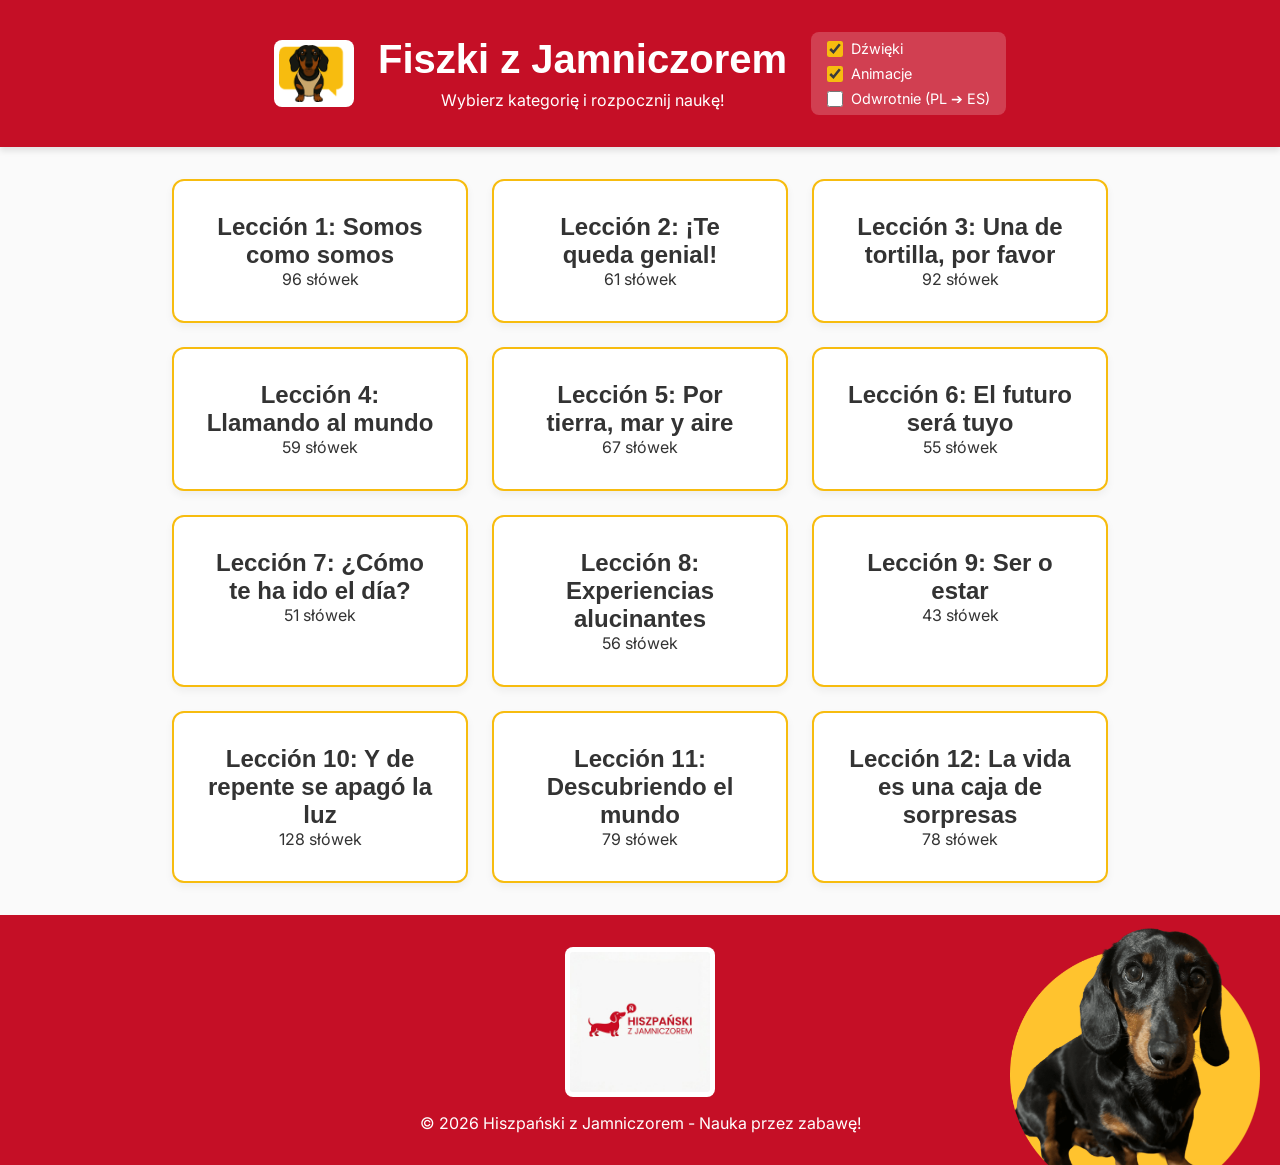
<file: stronka_julka_fiszki/index.html>
<!DOCTYPE html>
<html lang="pl">

<head>
    <meta charset="UTF-8">
    <meta name="viewport" content="width=device-width, initial-scale=1.0">
    <title>Hiszpański z Jamniczorem - Fiszki</title>
    <link rel="preconnect" href="https://fonts.googleapis.com">
    <link rel="preconnect" href="https://fonts.gstatic.com" crossorigin>
    <link href="https://fonts.googleapis.com/css2?family=Inter:wght@400;500;600;700;800&display=swap" rel="stylesheet">
    <link href="https://api.fontshare.com/v2/css?f[]=pally@400,500,700&display=swap" rel="stylesheet">
    <link rel="stylesheet" href="index.css">
</head>

<body>
    <header class="main-header">
        <img src="images/logo_original.png" alt="Hiszpański z Jamniczorem Logo" class="header-logo">
        <div class="header-content">
            <h1>Fiszki z Jamniczorem</h1>
            <p>Wybierz kategorię i rozpocznij naukę!</p>
        </div>
        <div class="settings-panel">
            <label><input type="checkbox" id="setting-sounds" checked> Dźwięki</label>
            <label><input type="checkbox" id="setting-animations" checked> Animacje</label>
            <label><input type="checkbox" id="setting-reverse"> Odwrotnie (PL ➔ ES)</label>
        </div>
    </header>

    <main class="container">
        <!-- Categories View -->
        <section id="categories-view">
            <div class="categories-grid" id="categories-grid">
                <!-- Tiles will be dynamically injected here -->
            </div>
        </section>

        <!-- Flashcard View (Hidden by default) -->
        <section id="flashcard-view" class="hidden">
            <button id="back-btn" class="secondary-btn">← Wróć do kategorii</button>
            <div class="flashcard-container">
                <div class="flashcard">
                    <span id="category-badge" class="category-badge"></span>
                    <h2 id="spanish-word">Cargando...</h2>
                </div>
                <div class="options-grid" id="options-grid">
                    <!-- Options injected here -->
                </div>
            </div>

            <div class="progress-bar">
                <div class="progress-fill" id="progress-fill"></div>
            </div>
            <p id="stats" class="stats-text">Poprawne: 0 | Błędne: 0 | Nauczone: 0</p>
        </section>
    </main>

    <footer class="main-footer">
        <img src="images/logo.png" alt="Hiszpański z Jamniczorem Logo" class="footer-logo">
        <p>&copy; 2026 Hiszpański z Jamniczorem - Nauka przez zabawę!</p>
    </footer>

    <!-- Animations Elements -->
    <img src="images/jamnik1.png" alt="Zadowolony Jamnik" id="happy-dog" class="happy-dog">
    <canvas id="confetti-canvas"></canvas>

    <script src="data/words.js"></script>
    <script src="script.js"></script>
</body>

</html>
</file>
<file: stronka_julka_fiszki/index.css>
:root {
    --primary-red: #C50F26;
    --primary-yellow: #F7BC0F;
    --bg-color: #FAFAFA;
    --text-color: #333333;
    --tile-bg: #FFFFFF;
    --hover-bg: #F0F0F0;
    --correct-color: #4CAF50;
    --wrong-color: #F44336;
}

* {
    box-sizing: border-box;
    margin: 0;
    padding: 0;
    font-family: 'Inter', 'Segoe UI', Roboto, Helvetica, Arial, sans-serif;
}

h1, h2, h3, h4, h5, h6 {
    font-family: 'Pally', 'Segoe UI', Roboto, Helvetica, Arial, sans-serif;
}

body {
    background-color: var(--bg-color);
    color: var(--text-color);
    display: flex;
    flex-direction: column;
    min-height: 100vh;
}

/* Header & Footer */
.main-header, .main-footer {
    background-color: var(--primary-red);
    color: white;
    text-align: center;
    padding: 2rem 1rem;
    box-shadow: 0 4px 6px rgba(0,0,0,0.1);
}

.main-header {
    display: flex;
    align-items: center;
    justify-content: center;
    gap: 1.5rem;
}

.header-logo {
    max-width: 80px;
    border-radius: 8px;
    background-color: white;
    padding: 5px;
}

.main-header h1 {
    font-size: 2.5rem;
    margin-bottom: 0.5rem;
}

.settings-panel {
    display: flex;
    flex-direction: column;
    align-items: flex-start;
    background-color: rgba(255, 255, 255, 0.2);
    padding: 0.5rem 1rem;
    border-radius: 8px;
    gap: 0.5rem;
    font-size: 0.9rem;
}

.settings-panel label {
    display: flex;
    align-items: center;
    gap: 0.5rem;
    cursor: pointer;
}

.settings-panel input[type="checkbox"] {
    accent-color: var(--primary-yellow);
    width: 16px;
    height: 16px;
    cursor: pointer;
}

.main-footer {
    margin-top: auto;
    display: flex;
    flex-direction: column;
    align-items: center;
    gap: 1rem;
}

.footer-logo {
    max-width: 150px;
    border-radius: 8px;
    background-color: white;
    padding: 5px;
}

.container {
    flex-grow: 1;
    max-width: 1000px;
    margin: 0 auto;
    padding: 2rem;
    width: 100%;
}

/* Categories Grid */
.categories-grid {
    display: grid;
    grid-template-columns: repeat(auto-fill, minmax(250px, 1fr));
    gap: 1.5rem;
}

.category-tile {
    background-color: var(--tile-bg);
    border: 2px solid var(--primary-yellow);
    border-radius: 12px;
    padding: 2rem;
    text-align: center;
    cursor: pointer;
    box-shadow: 0 4px 8px rgba(0,0,0,0.05);
    transition: all 0.3s ease;
}

.category-tile:hover {
    transform: translateY(-5px);
    box-shadow: 0 8px 16px rgba(0,0,0,0.1);
    background-color: var(--primary-yellow);
    color: white;
}

.category-tile h3 {
    font-size: 1.5rem;
}

/* Flashcard View */
.hidden {
    display: none !important;
}

.secondary-btn {
    background-color: transparent;
    border: 2px solid var(--primary-red);
    color: var(--primary-red);
    padding: 0.5rem 1rem;
    border-radius: 8px;
    cursor: pointer;
    font-weight: bold;
    margin-bottom: 2rem;
    transition: all 0.2s ease;
}

.secondary-btn:hover {
    background-color: var(--primary-red);
    color: white;
}

.flashcard-container {
    display: flex;
    flex-direction: column;
    align-items: center;
    gap: 2rem;
}

.flashcard {
    background-color: var(--tile-bg);
    width: 100%;
    max-width: 600px;
    min-height: 250px;
    display: flex;
    flex-direction: column;
    justify-content: center;
    align-items: center;
    border-radius: 16px;
    box-shadow: 0 10px 25px rgba(0,0,0,0.1);
    position: relative;
    border-top: 8px solid var(--primary-yellow);
}

.category-badge {
    position: absolute;
    top: 1rem;
    left: 1rem;
    background-color: var(--primary-red);
    color: white;
    padding: 0.25rem 0.75rem;
    border-radius: 20px;
    font-size: 0.85rem;
    font-weight: bold;
}

#spanish-word {
    font-size: 3rem;
    color: var(--primary-red);
    text-align: center;
}

.options-grid {
    display: grid;
    grid-template-columns: 1fr 1fr;
    gap: 1rem;
    width: 100%;
    max-width: 600px;
}

.option-btn {
    background-color: white;
    border: 2px solid #DDDDDD;
    padding: 1.5rem;
    border-radius: 12px;
    font-size: 1.2rem;
    cursor: pointer;
    transition: all 0.2s ease;
    box-shadow: 0 2px 5px rgba(0,0,0,0.05);
}

.option-btn:hover {
    border-color: var(--primary-yellow);
    background-color: #FFFDF0;
}

.option-btn.correct {
    background-color: var(--correct-color);
    border-color: var(--correct-color);
    color: white;
}

.option-btn.wrong {
    background-color: var(--wrong-color);
    border-color: var(--wrong-color);
    color: white;
    animation: shake 0.5s;
}

/* Animations & Feedback */
@keyframes shake {
    0% { transform: translateX(0); }
    25% { transform: translateX(-5px); }
    50% { transform: translateX(5px); }
    75% { transform: translateX(-5px); }
    100% { transform: translateX(0); }
}

.happy-dog {
    position: fixed;
    bottom: -300px;
    right: 20px;
    width: 250px;
    transition: bottom 0.5s cubic-bezier(0.175, 0.885, 0.32, 1.275);
    z-index: 1000;
}

.happy-dog.show {
    bottom: 0;
}

#confetti-canvas {
    position: fixed;
    top: 0;
    left: 0;
    width: 100%;
    height: 100%;
    pointer-events: none;
    z-index: 999;
}

/* Progress */
.progress-bar {
    width: 100%;
    max-width: 600px;
    height: 10px;
    background-color: #EEEEEE;
    border-radius: 5px;
    margin: 2rem auto 0.5rem auto;
    overflow: hidden;
}

.progress-fill {
    height: 100%;
    width: 0%;
    background-color: var(--primary-yellow);
    transition: width 0.3s ease;
}

.stats-text {
    text-align: center;
    font-weight: bold;
    color: #666;
}

@media (max-width: 600px) {
    .main-header {
        flex-direction: column;
        text-align: center;
    }
    .settings-panel {
        align-items: center;
    }

    .options-grid {
        grid-template-columns: 1fr;
    }
    
    #spanish-word {
        font-size: 2rem;
    }
}
</file>
